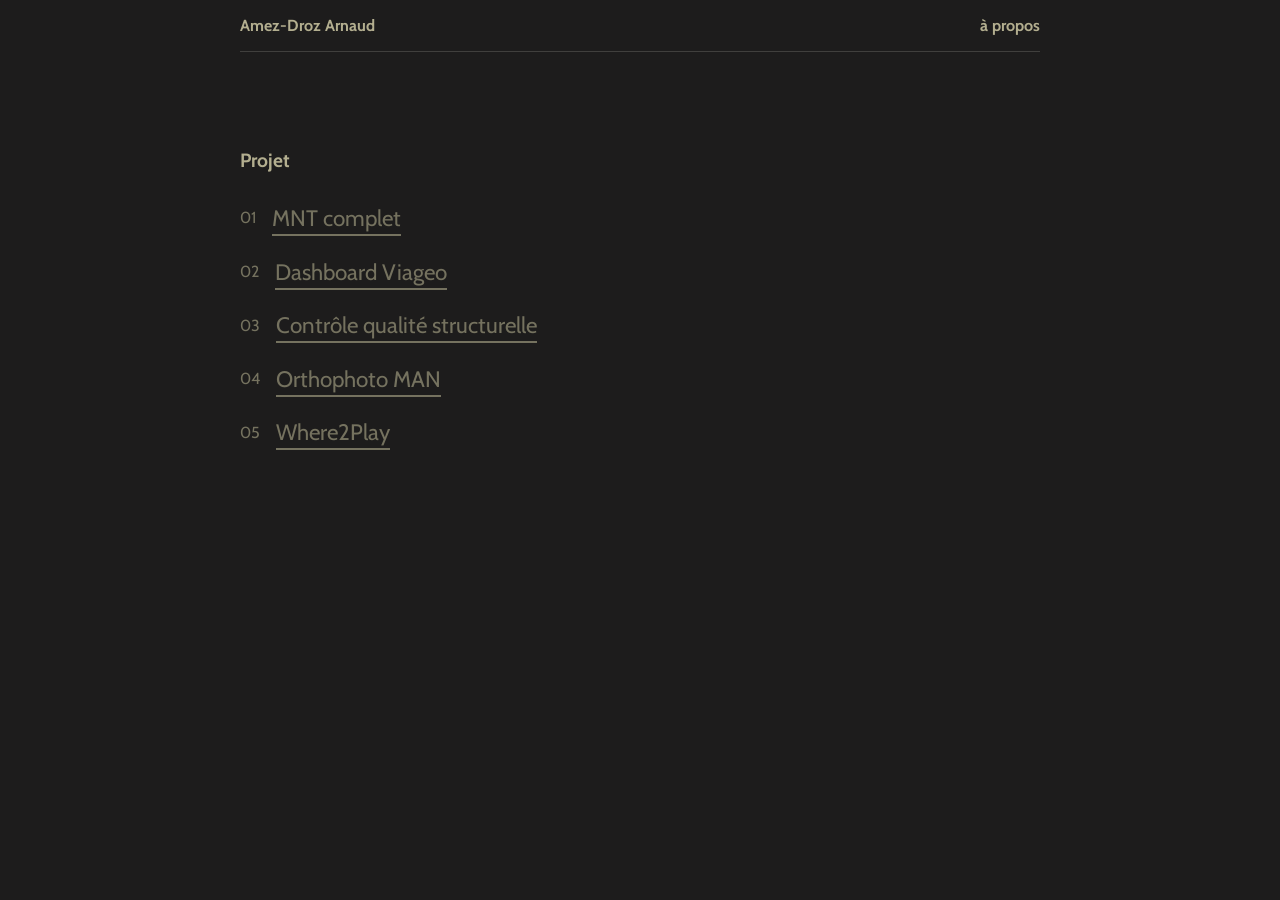
<file: index.html>
<!DOCTYPE html>
<html lang="fr">
    <head>
        <meta charset="UTF-8">
        <meta name="viewport" content="width=device-width, initial-scale=1.0">
        <meta name="description" content="Portfolio d'Arnaud Amez-Droz, géomaticien spécialisé en géoinformatique. Traitement de données spatiales, automatisation et développement web cartographique.">
        <title>Portfolio Géoinformaticien - Arnaud Amez-Droz</title> 
        <meta name="revised" content="10/04/2026"/>
        <link rel="stylesheet" type="text/css" href="./style/home.css" />
        <link rel="preconnect" href="https://fonts.googleapis.com">
        <link rel="preconnect" href="https://fonts.gstatic.com" crossorigin>
        <link href="https://fonts.googleapis.com/css2?family=Cabin:ital,wght@0,400..700;1,400..700&display=swap" rel="stylesheet">
    </head>
    <body>
        <header id="header">
        </header>
        <main>
            <section id="project-section"></section>
        </main>

        <script src="./script/homePage.js" type="module"></script>
    </body>

</html>
</file>
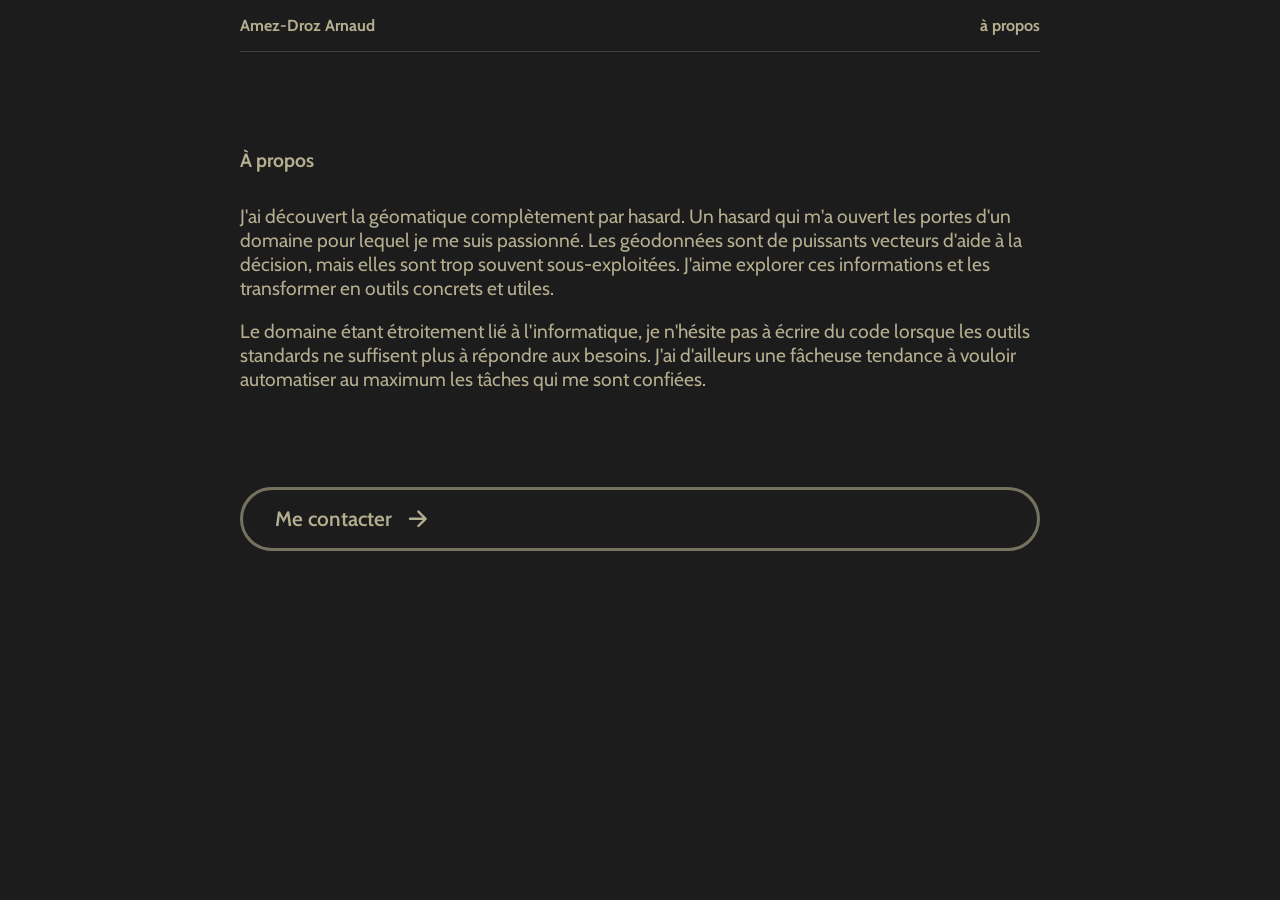
<file: page/about.html>
<!DOCTYPE html>
<html lang="fr">
    <head>
        <meta charset="UTF-8">
        <meta name="robots" content="noindex">
        <meta name="viewport" content="width=device-width, initial-scale=1.0">
        <title>À propos - Amez-Droz Arnaud</title>
        <link rel="stylesheet" type="text/css" href="../style/project.css" />
        <link rel="preconnect" href="https://fonts.googleapis.com">
        <link rel="preconnect" href="https://fonts.gstatic.com" crossorigin>
        <link href="https://fonts.googleapis.com/css2?family=Cabin:ital,wght@0,400..700;1,400..700&display=swap" rel="stylesheet">
    </head>
    <body>
        <header id="header">
        </header>
        <main>
            <section id="about-section">
                
            </section>
            <div id="contact-button-container"></div>
        </main>
        <script src="../script/aboutPage.js" type="module"></script>
    </body>

</html>
</file>
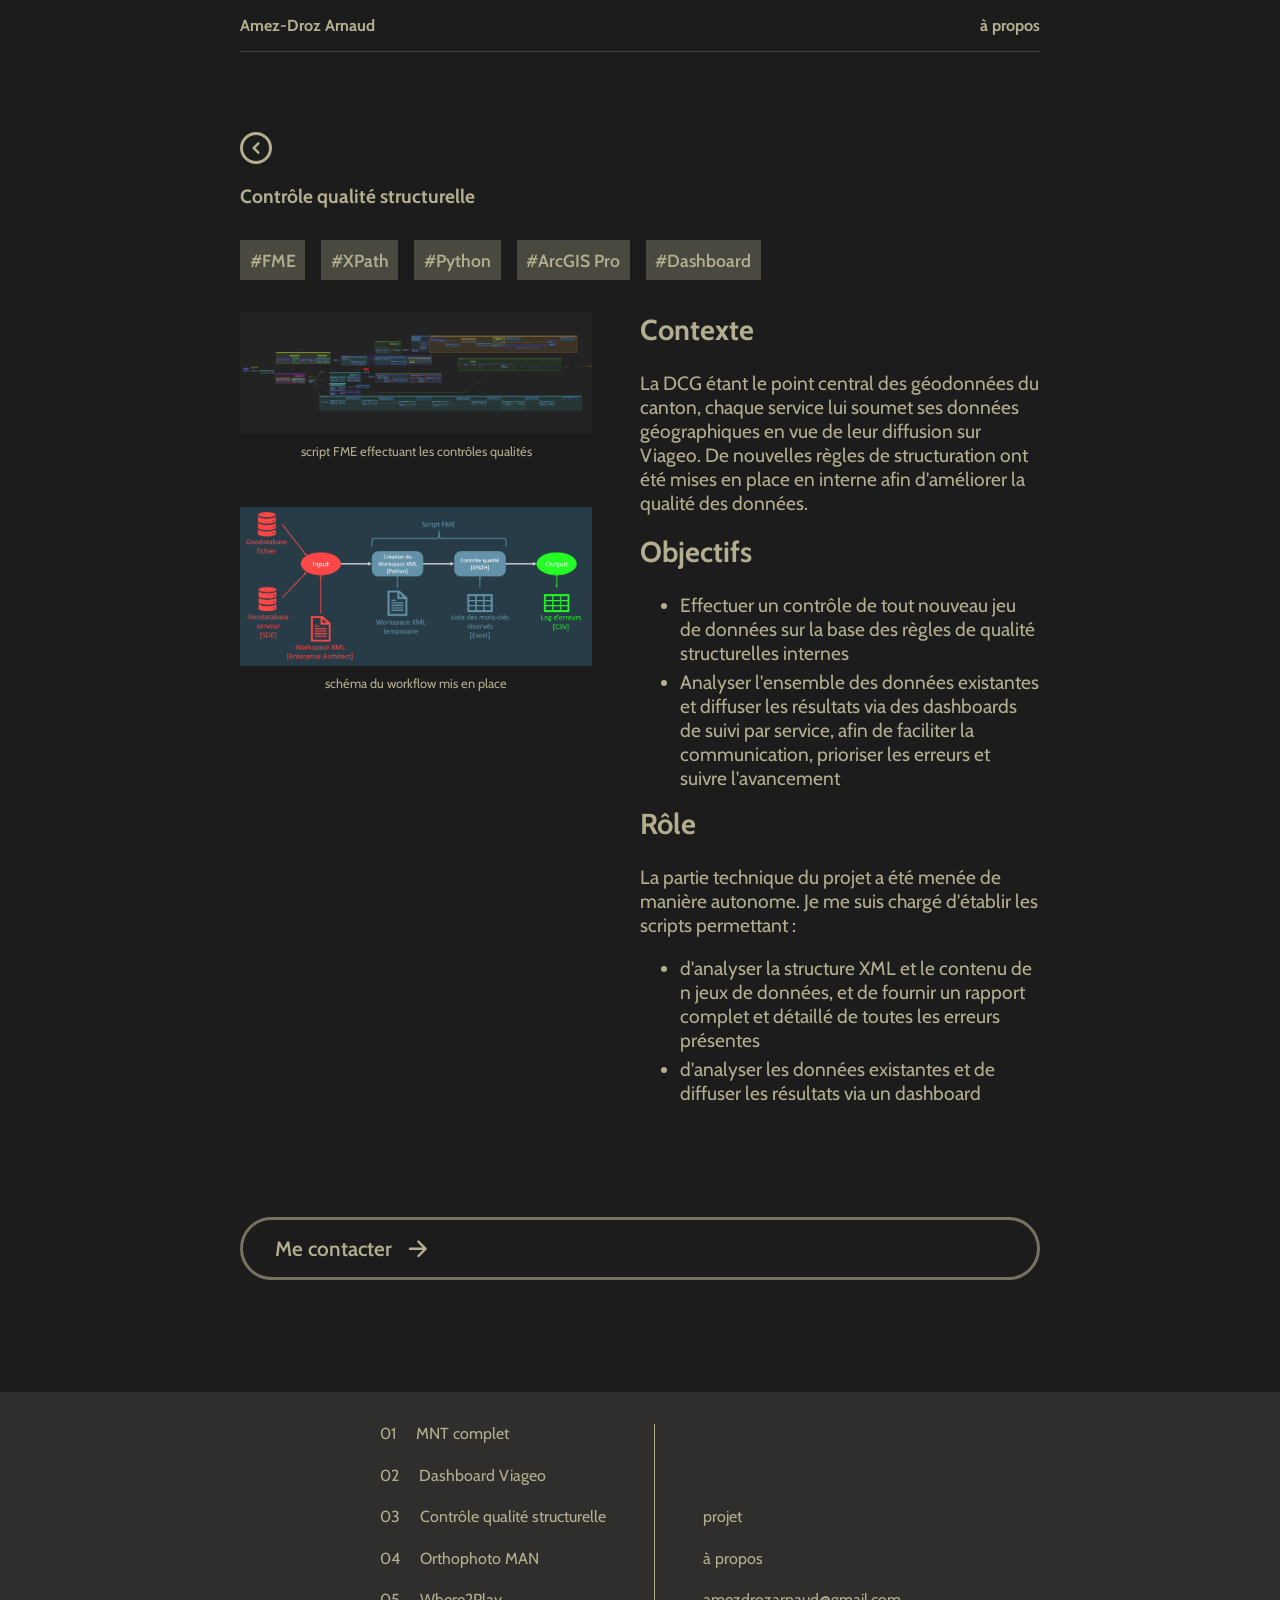
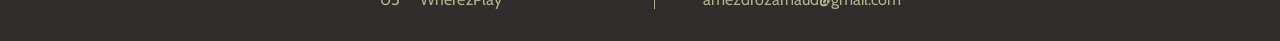
<file: page/controle-qualite.html>
<!DOCTYPE html>
<html lang="fr">
    <head>
        <meta charset="UTF-8">
        <meta name="robots" content="noindex">
        <meta name="viewport" content="width=device-width, initial-scale=1.0">
        <title>Contrôle qualité structurelle - Amez-Droz Arnaud</title>
        <link rel="stylesheet" type="text/css" href="../style/project.css" />
        <link rel="preconnect" href="https://fonts.googleapis.com">
        <link rel="preconnect" href="https://fonts.gstatic.com" crossorigin>
        <link href="https://fonts.googleapis.com/css2?family=Cabin:ital,wght@0,400..700;1,400..700&display=swap" rel="stylesheet">
    </head>
    <body>
        <header id="header">
        </header>
        <main>
            
            <section>
                <div id="lightbox">
                    <img id="lightbox-img">
                </div>
                <a href="/">
                    <svg class="back-icon" viewBox="0 0 512 512"><path fill="none" stroke="currentColor" stroke-linecap="round" stroke-linejoin="round" stroke-width="78" d="M328 112L184 256l144 144"/></svg>
                </a>
                <h1>Contrôle qualité structurelle</h1>
                <div class="tag">
                    <p>#FME</p>
                    <p>#XPath</p>
                    <p>#Python</p>
                    <p>#ArcGIS Pro</p>
                    <p>#Dashboard</p>
                </div>
                <div class="grid">   
                    <div class="media-container">
                        <figure>
                            <img class="project-img" src="../image/script-qualite.png">
                            <figcaption>script FME effectuant les contrôles qualités</figcaption>
                        </figure>
                        <figure>
                            <img class="project-img" src="../image/worflow-qualite.png">
                            <figcaption>schéma du workflow mis en place</figcaption>
                        </figure>
                    </div>  
                    <div class="text-container">

                        <div class="context">
                            <h2>Contexte</h2>
                            <p>La DCG étant le point central des géodonnées du canton, chaque service lui soumet ses données géographiques en vue de leur diffusion sur Viageo. De nouvelles règles de structuration ont été mises en place en interne afin d'améliorer la qualité des données.</p>
                        </div>
                        <div class="goal">
                            <h2>Objectifs</h2>
                            <ul>
                                <li>Effectuer un contrôle de tout nouveau jeu de données sur la base des règles de qualité structurelles internes</li>
                                <li>Analyser l'ensemble des données existantes et diffuser les résultats via des dashboards de suivi par service, afin de faciliter la communication, prioriser les erreurs et suivre l'avancement</li>
                            </ul>
                        <div class="role">
                            <h2>Rôle</h2>
                            <p>La partie technique du projet a été menée de manière autonome. Je me suis chargé d'établir les scripts permettant :</p>
                            <ul>
                                <li>d'analyser la structure XML et le contenu de n jeux de données, et de fournir un rapport complet et détaillé de toutes les erreurs présentes</li>
                                <li>d'analyser les données existantes et de diffuser les résultats via un dashboard</li>
                            </ul>
                        </div>   
                    </div>   
                </div>
            </section>
            <div id="contact-button-container"></div>
        </main>
        
        <footer id="footer">

        </footer>

        <script src="../script/projectPage.js" type="module"></script>
    </body>

</html>
</file>
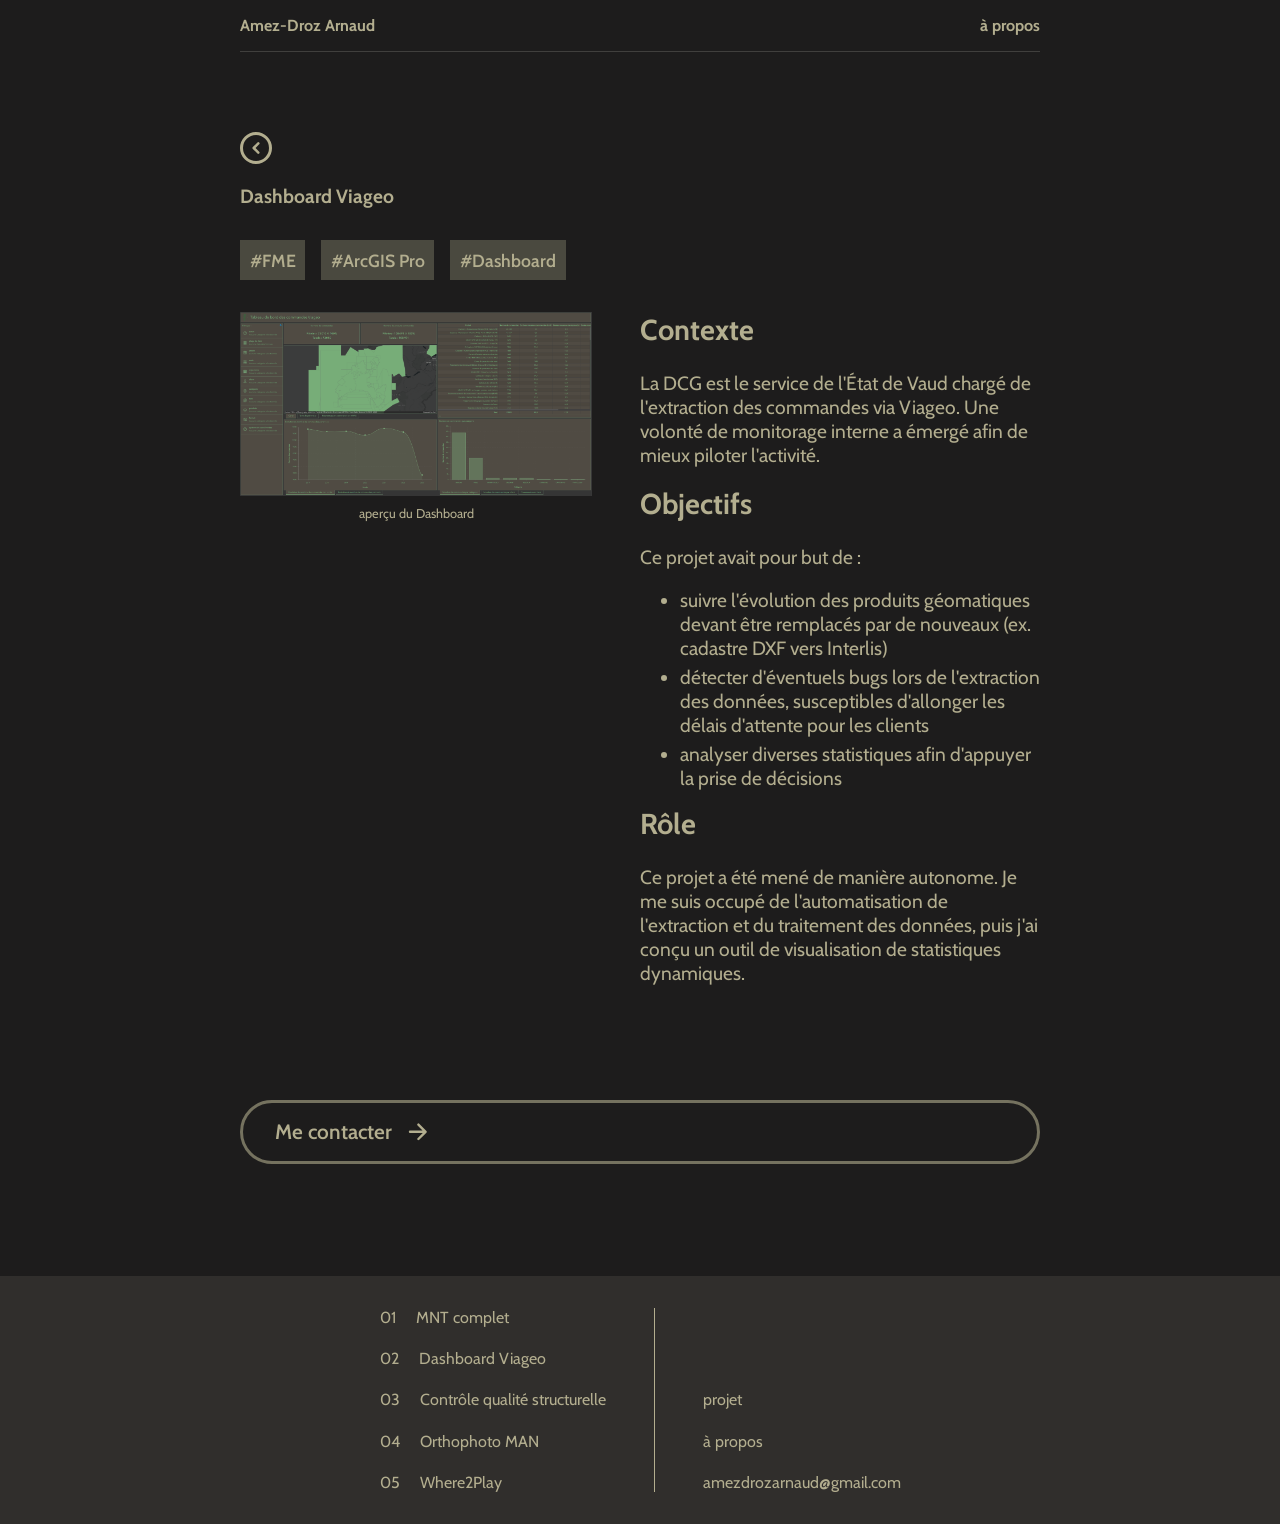
<file: page/dashboard-viageo.html>
<!DOCTYPE html>
<html lang="fr">
    <head>
        <meta charset="UTF-8">
        <meta name="robots" content="noindex">
        <meta name="viewport" content="width=device-width, initial-scale=1.0">
        <title>Dashboard Viageo - Amez-Droz Arnaud</title>
        <link rel="stylesheet" type="text/css" href="../style/project.css" />
        <link rel="preconnect" href="https://fonts.googleapis.com">
        <link rel="preconnect" href="https://fonts.gstatic.com" crossorigin>
        <link href="https://fonts.googleapis.com/css2?family=Cabin:ital,wght@0,400..700;1,400..700&display=swap" rel="stylesheet">
    </head>
    <body>
        <header id="header">
        </header>
        <main>
            
            <section>
                <div id="lightbox">
                    <img id="lightbox-img">
                </div>
                <a href="/">
                    <svg class="back-icon" viewBox="0 0 512 512"><path fill="none" stroke="currentColor" stroke-linecap="round" stroke-linejoin="round" stroke-width="78" d="M328 112L184 256l144 144"/></svg>
                </a>
                <h1>Dashboard Viageo</h1>
                <div class="tag">
                    <p>#FME</p>
                    <p>#ArcGIS Pro</p>
                    <p>#Dashboard</p>
                </div>
                <div class="grid">   
                    <div class="media-container">
                        <figure>
                            <img class="project-img" src="../image/dashboard.png">
                            <figcaption>aperçu du Dashboard</figcaption>
                        </figure>
                    </div>  
                    <div class="text-container">

                        <div class="context">
                            <h2>Contexte</h2>
                            <p>La DCG est le service de l'État de Vaud chargé de l'extraction des commandes via Viageo. Une volonté de monitorage interne a émergé afin de mieux piloter l'activité.</p>
                        </div>
                        <div class="goal">
                            <h2>Objectifs</h2>
                            <p>Ce projet avait pour but de :</p>
                            <ul>
                                <li>suivre l'évolution des produits géomatiques devant être remplacés par de nouveaux (ex. cadastre DXF vers Interlis)</li>
                                <li>détecter d'éventuels bugs lors de l'extraction des données, susceptibles d'allonger les délais d'attente pour les clients</li>
                                <li>analyser diverses statistiques afin d'appuyer la prise de décisions</li>
                            </ul>
                        </div>
                        <div class="role">
                            <h2>Rôle</h2>
                            <p>Ce projet a été mené de manière autonome. Je me suis occupé de l'automatisation de l'extraction et du traitement des données, puis j'ai conçu un outil de visualisation de statistiques dynamiques.</p>
                        </div>   
                    </div>   
                </div>
            </section>
            <div id="contact-button-container"></div>
        </main>
        
        <footer id="footer">

        </footer>

        <script src="../script/projectPage.js" type="module"></script>
    </body>

</html>
</file>
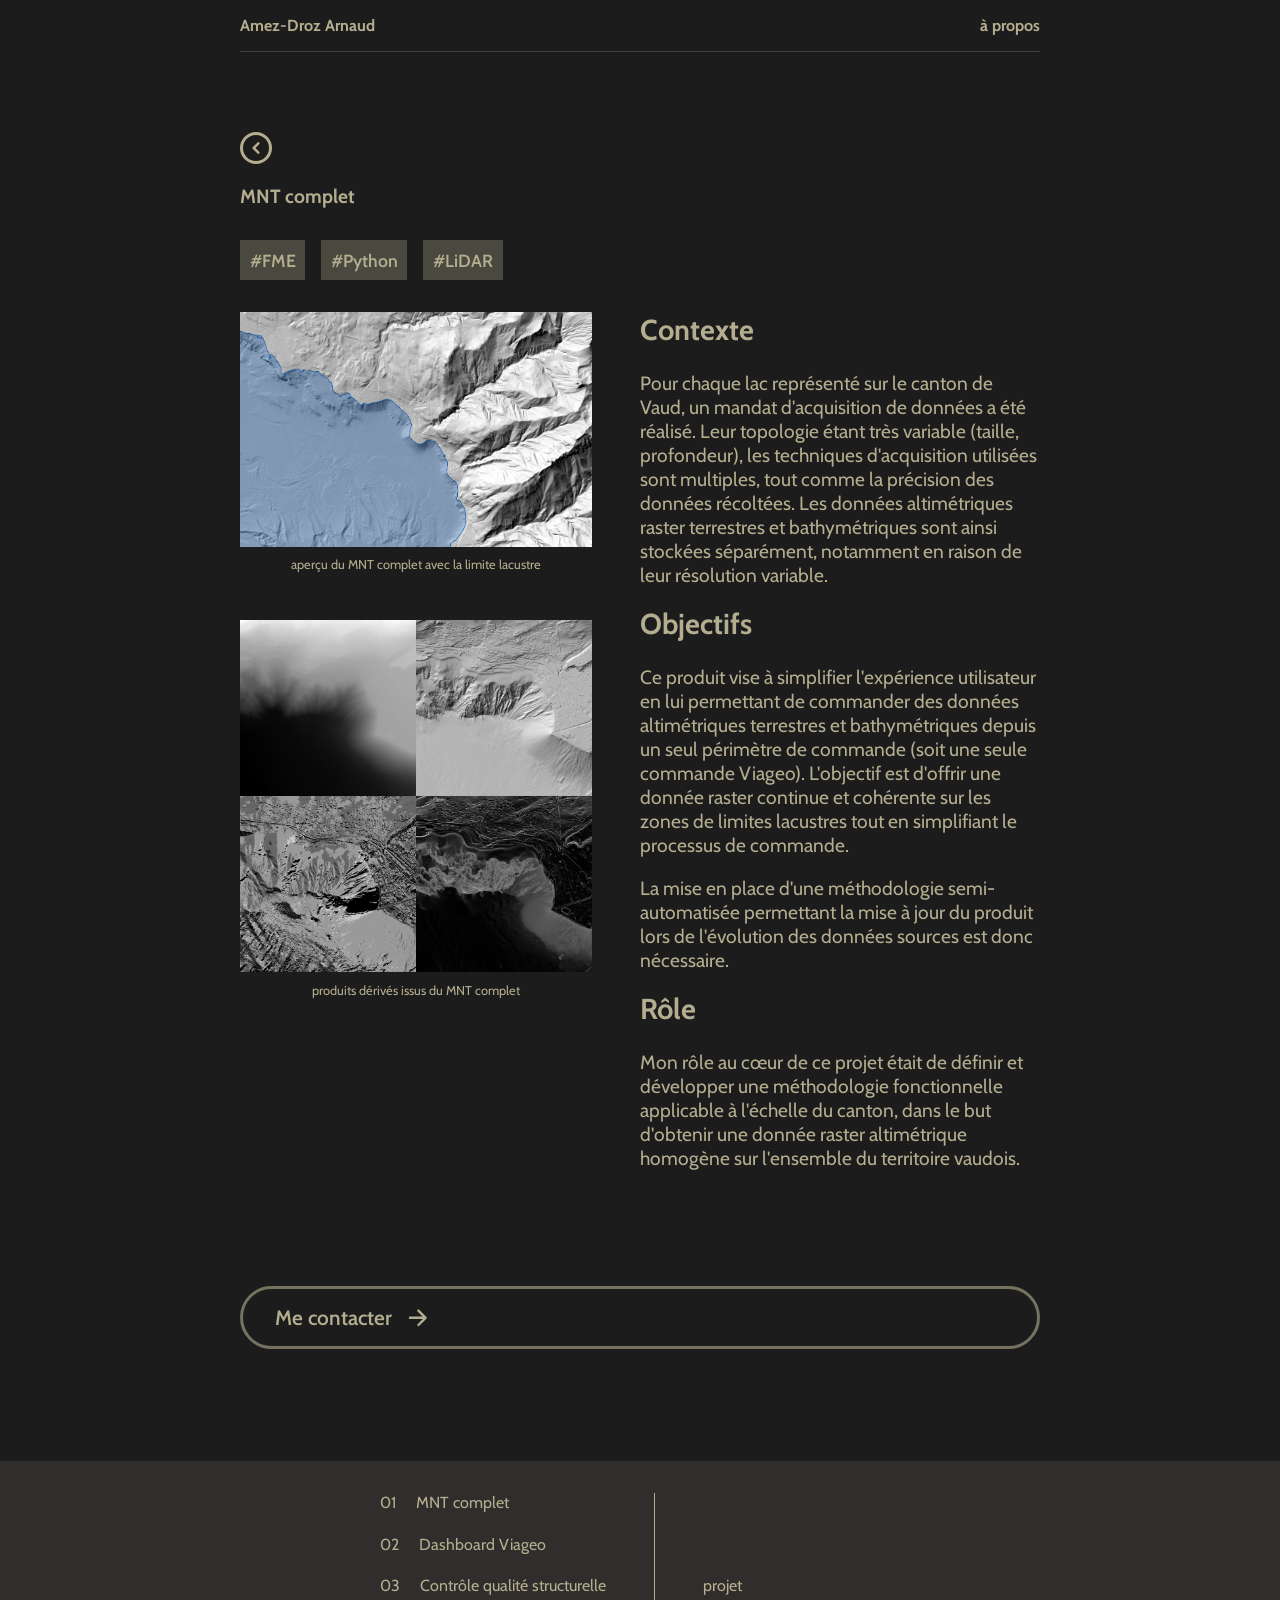
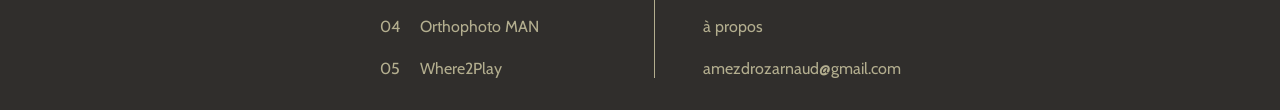
<file: page/mnt-complet.html>
<!DOCTYPE html>
<html lang="fr">
    <head>
        <meta charset="UTF-8">
        <meta name="robots" content="noindex">
        <meta name="viewport" content="width=device-width, initial-scale=1.0">
        <title>MNT complet - Amez-Droz Arnaud</title> 
        <link rel="stylesheet" type="text/css" href="../style/project.css" />
        <link rel="preconnect" href="https://fonts.googleapis.com">
        <link rel="preconnect" href="https://fonts.gstatic.com" crossorigin>
        <link href="https://fonts.googleapis.com/css2?family=Cabin:ital,wght@0,400..700;1,400..700&display=swap" rel="stylesheet">
    </head>
    <body>
        <header id="header">
        </header>
        <main>
            
            <section>
                <div id="lightbox">
                    <img id="lightbox-img">
                </div>
                <a href="/">
                    <svg class="back-icon" viewBox="0 0 512 512"><path fill="none" stroke="currentColor" stroke-linecap="round" stroke-linejoin="round" stroke-width="78" d="M328 112L184 256l144 144"/></svg>
                </a>
                <h1>MNT complet</h1>
                <div class="tag">
                    <p>#FME</p>
                    <p>#Python</p>
                    <p>#LiDAR</p>
                </div>
                <div class="grid">   
                    <div class="media-container">
                        <figure>
                            <img class="project-img" src="../image/mnt_complet.png">
                            <figcaption>aperçu du MNT complet avec la limite lacustre</figcaption>
                        </figure>
                        <figure>
                            <img class="project-img" src="../image/mnt_ombrage_pente_orientation.png">
                            <figcaption>produits dérivés issus du MNT complet</figcaption>
                        </figure>
                    </div>  
                    <div class="text-container">

                        <div class="context">
                            <h2>Contexte</h2>
                            <p>Pour chaque lac représenté sur le canton de Vaud, un mandat d'acquisition de données a été réalisé. Leur topologie étant très variable (taille, profondeur), les techniques d'acquisition utilisées sont multiples, tout comme la précision des données récoltées. Les données altimétriques raster terrestres et bathymétriques sont ainsi stockées séparément, notamment en raison de leur résolution variable.</p>
                        </div>
                        <div class="goal">
                            <h2>Objectifs</h2>
                            <p>Ce produit vise à simplifier l'expérience utilisateur en lui permettant de commander des données altimétriques terrestres et bathymétriques depuis un seul périmètre de commande (soit une seule commande Viageo). L'objectif est d'offrir une donnée raster continue et cohérente sur les zones de limites lacustres tout en simplifiant le processus de commande.</p>
                            <p>La mise en place d'une méthodologie semi-automatisée permettant la mise à jour du produit lors de l'évolution des données sources est donc nécessaire.</p>
                        </div>
                        <div class="role">
                            <h2>Rôle</h2>
                            <p>Mon rôle au cœur de ce projet était de définir et développer une méthodologie fonctionnelle applicable à l'échelle du canton, dans le but d'obtenir une donnée raster altimétrique homogène sur l'ensemble du territoire vaudois.</p>
                        </div>   
                    </div>   
                </div>
            </section>
            <div id="contact-button-container"></div>
        </main>
        
        <footer id="footer">

        </footer>

        <script src="../script/projectPage.js" type="module"></script>
    </body>

</html>
</file>
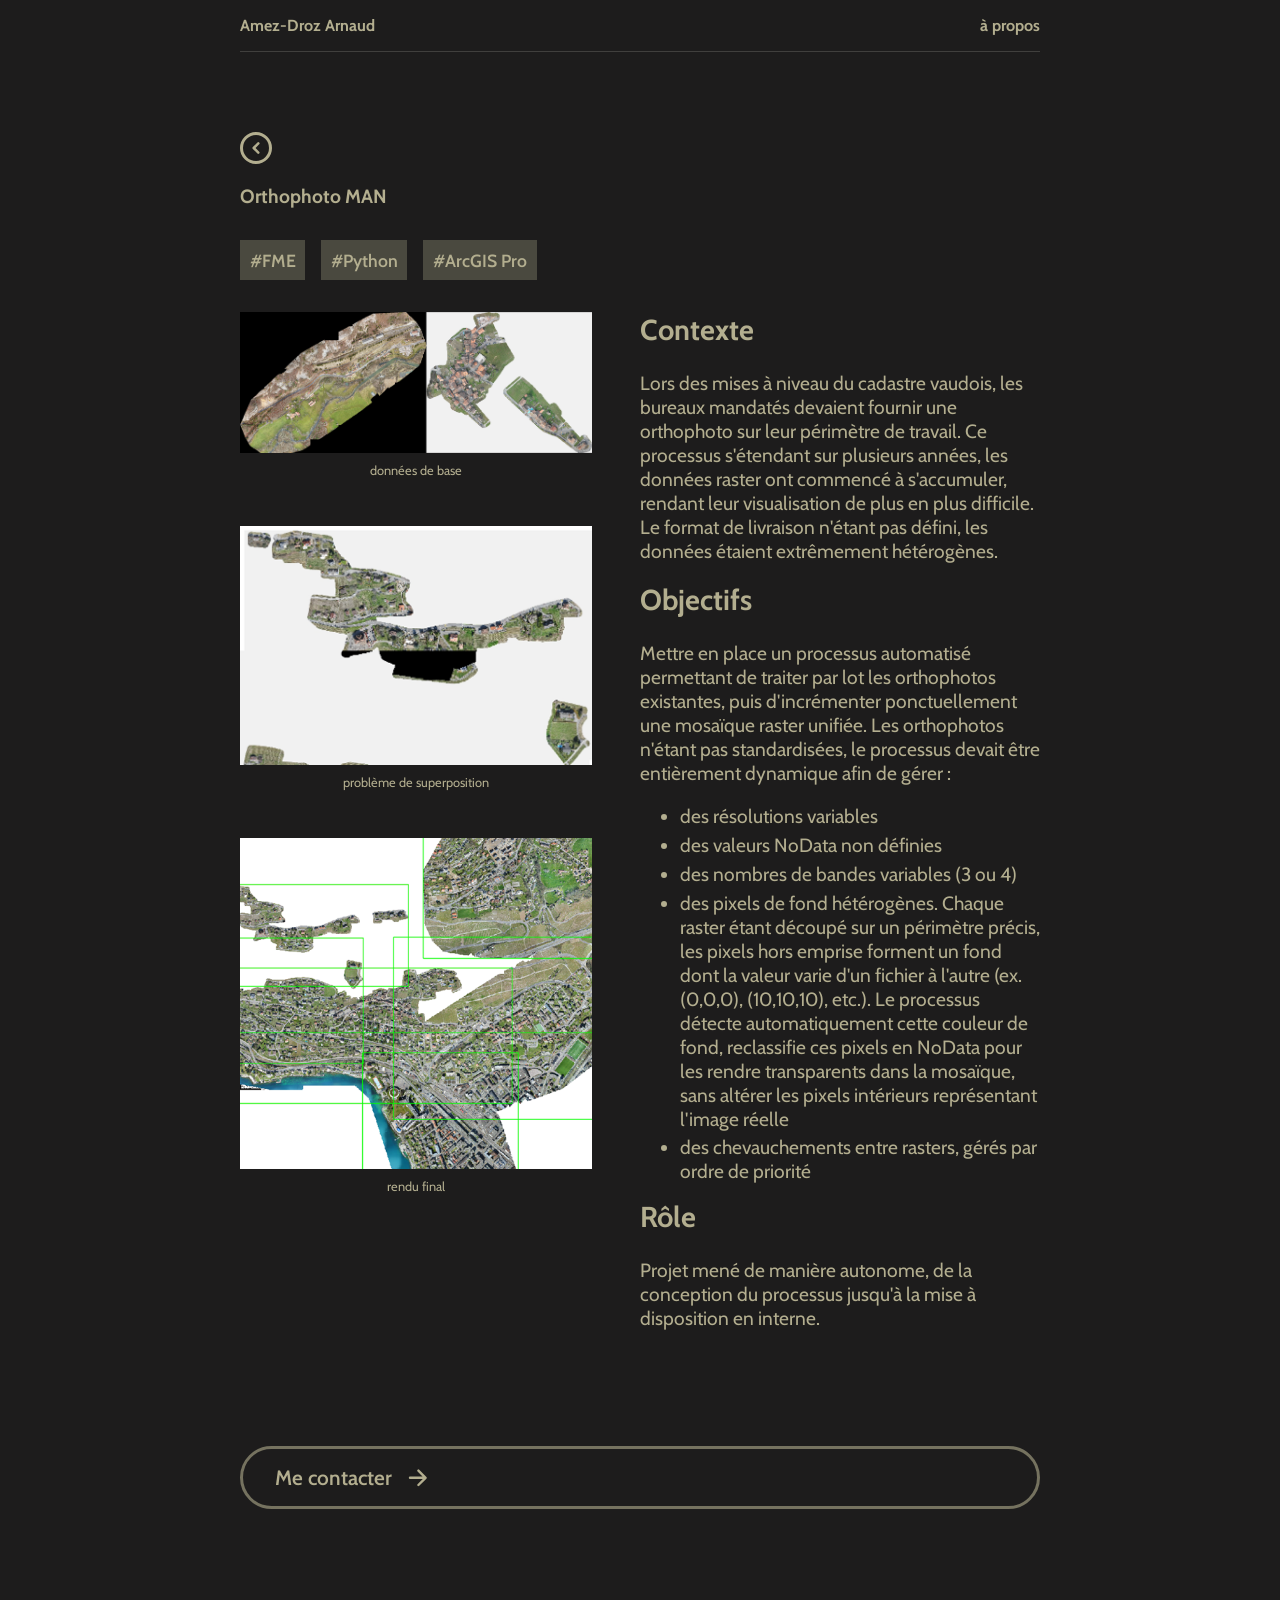
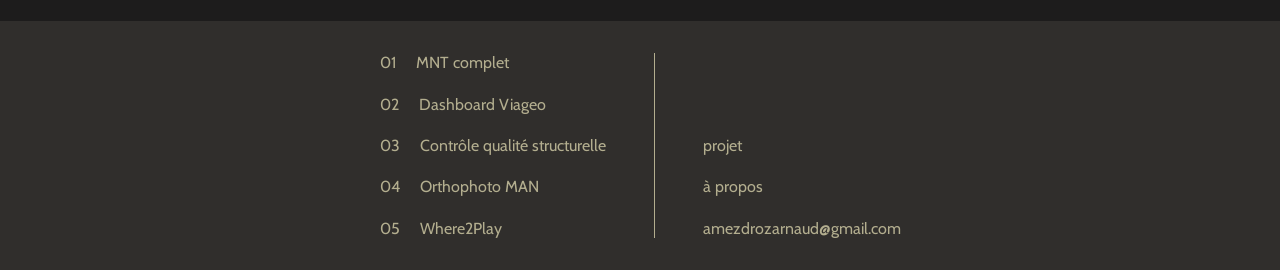
<file: page/orthophoto-man.html>
<!DOCTYPE html>
<html lang="fr">
    <head>
        <meta charset="UTF-8">
        <meta name="robots" content="noindex">
        <meta name="viewport" content="width=device-width, initial-scale=1.0">
        <title>Orthophoto MAN - Amez-Droz Arnaud</title>
        <link rel="stylesheet" type="text/css" href="../style/project.css" />
        <link rel="preconnect" href="https://fonts.googleapis.com">
        <link rel="preconnect" href="https://fonts.gstatic.com" crossorigin>
        <link href="https://fonts.googleapis.com/css2?family=Cabin:ital,wght@0,400..700;1,400..700&display=swap" rel="stylesheet">
    </head>
    <body>
        <header id="header">
        </header>
        <main>
            
            <section>
                <div id="lightbox">
                    <img id="lightbox-img">
                </div>
                <a href="/">
                    <svg class="back-icon" viewBox="0 0 512 512"><path fill="none" stroke="currentColor" stroke-linecap="round" stroke-linejoin="round" stroke-width="78" d="M328 112L184 256l144 144"/></svg>
                </a>
                <h1>Orthophoto MAN</h1>
                <div class="tag">
                    <p>#FME</p>
                    <p>#Python</p>
                    <p>#ArcGIS Pro</p>
                </div>
                <div class="grid">   
                    <div class="media-container">
                        <figure>
                            <img class="project-img" src="../image/ortho-man-sample.png">
                            <figcaption>données de base</figcaption>
                        </figure>
                        <figure>
                            <img class="project-img" src="../image/ortho-man-issue.png" >
                            <figcaption>problème de superposition</figcaption>
                        </figure>
                        <figure>
                            <img class="project-img" src="../image/ortho-man.png">
                            <figcaption>rendu final</figcaption>
                        </figure>
                    </div>  
                    <div class="text-container">

                        <div class="context">
                            <h2>Contexte</h2>
                            <p>Lors des mises à niveau du cadastre vaudois, les bureaux mandatés devaient fournir une orthophoto sur leur périmètre de travail. Ce processus s'étendant sur plusieurs années, les données raster ont commencé à s'accumuler, rendant leur visualisation de plus en plus difficile. Le format de livraison n'étant pas défini, les données étaient extrêmement hétérogènes.</p>
                        </div>
                        <div class="goal">
                            <h2>Objectifs</h2>
                            <p>Mettre en place un processus automatisé permettant de traiter par lot les orthophotos existantes, puis d'incrémenter ponctuellement une mosaïque raster unifiée. Les orthophotos n'étant pas standardisées, le processus devait être entièrement dynamique afin de gérer :</p>
                            <ul>
                                <li>des résolutions variables</li>
                                <li>des valeurs NoData non définies</li>
                                <li>des nombres de bandes variables (3 ou 4)</li>
                                <li>des pixels de fond hétérogènes. Chaque raster étant découpé sur un périmètre précis, les pixels hors emprise forment un fond dont la valeur varie d'un fichier à l'autre (ex. (0,0,0), (10,10,10), etc.). Le processus détecte automatiquement cette couleur de fond, reclassifie ces pixels en NoData pour les rendre transparents dans la mosaïque, sans altérer les pixels intérieurs représentant l'image réelle</li>
                                <li>des chevauchements entre rasters, gérés par ordre de priorité</li>
                            </ul>
                        </div>
                        <div class="role">
                            <h2>Rôle</h2>
                            <p>Projet mené de manière autonome, de la conception du processus jusqu'à la mise à disposition en interne.</p>
                        </div>   
                    </div>   
                </div>
            </section>
            <div id="contact-button-container"></div>
        </main>
        
        <footer id="footer">

        </footer>

        <script src="../script/projectPage.js" type="module"></script>
    </body>

</html>
</file>
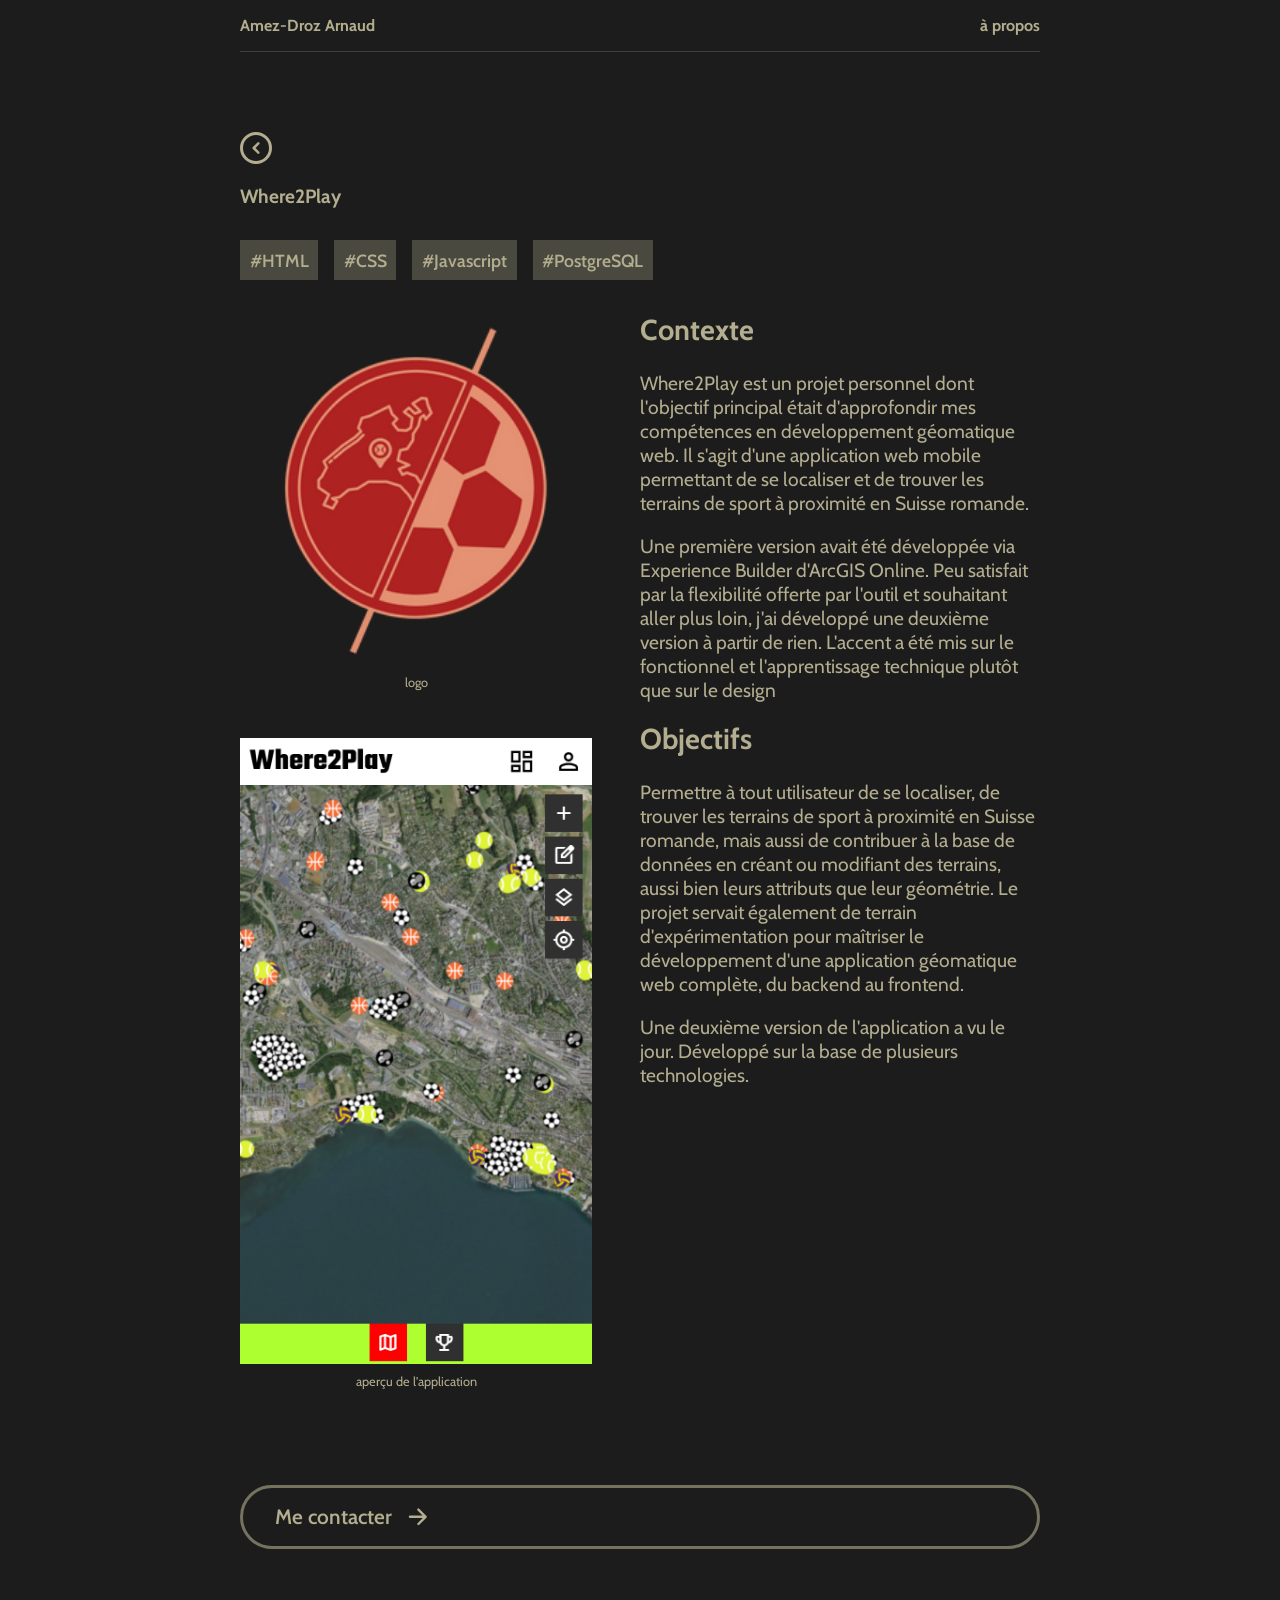
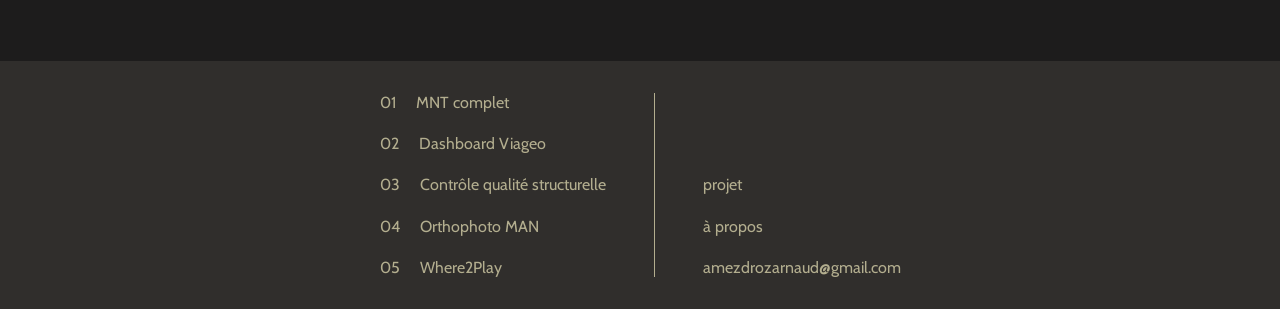
<file: page/where2play.html>
<!DOCTYPE html>
<html lang="fr">
    <head>
        <meta charset="UTF-8">
        <meta name="viewport" content="width=device-width, initial-scale=1.0">
        <meta name="robots" content="noindex">
        <title>Where2Play - Amez-Droz Arnaud</title>
        <link rel="stylesheet" type="text/css" href="../style/project.css" />
        <link rel="preconnect" href="https://fonts.googleapis.com">
        <link rel="preconnect" href="https://fonts.gstatic.com" crossorigin>
        <link href="https://fonts.googleapis.com/css2?family=Cabin:ital,wght@0,400..700;1,400..700&display=swap" rel="stylesheet">
    </head>
    <body>
        <header id="header">
        </header>
        <main>
            
            <section>
                <div id="lightbox">
                    <img id="lightbox-img">
                </div>
                <a href="/">
                    <svg class="back-icon" viewBox="0 0 512 512"><path fill="none" stroke="currentColor" stroke-linecap="round" stroke-linejoin="round" stroke-width="78" d="M328 112L184 256l144 144"/></svg>
                </a>
                <h1>Where2Play</h1>
                <div class="tag">
                    <p>#HTML</p>
                    <p>#CSS</p>
                    <p>#Javascript</p>
                    <p>#PostgreSQL</p>
                </div>
                <div class="grid">   
                    <div class="media-container">
                        <figure>
                            <img src="../image/w2p.png">
                            <figcaption>logo</figcaption>
                        </figure>
                        <figure>
                            <img src="../image/w2p-app.png">
                            <figcaption>aperçu de l'application</figcaption>
                        </figure>
                    </div>  
                    <div class="text-container">

                        <div class="context">
                            <h2>Contexte</h2>
                            <p>Where2Play est un projet personnel dont l'objectif principal était d'approfondir mes compétences en développement géomatique web. Il s'agit d'une application web mobile permettant de se localiser et de trouver les terrains de sport à proximité en Suisse romande.</p>
                            <p>Une première version avait été développée via Experience Builder d'ArcGIS Online. Peu satisfait par la flexibilité offerte par l'outil et souhaitant aller plus loin, j'ai développé une deuxième version à partir de rien. L'accent a été mis sur le fonctionnel et l'apprentissage technique plutôt que sur le design</p>
                        </div>
                        <div class="goal">
                            <h2>Objectifs</h2>
                            <p>Permettre à tout utilisateur de se localiser, de trouver les terrains de sport à proximité en Suisse romande, mais aussi de contribuer à la base de données en créant ou modifiant des terrains, aussi bien leurs attributs que leur géométrie. Le projet servait également de terrain d'expérimentation pour maîtriser le développement d'une application géomatique web complète, du backend au frontend.</p>
                            <p>Une deuxième version de l'application a vu le jour. Développé sur la base de plusieurs technologies.</p>
                        </div>  
                    </div>   
                </div>
            </section>
            <div id="contact-button-container"></div>
        </main>
        
        <footer id="footer">

        </footer>

        <script src="../script/projectPage.js" type="module"></script>
    </body>

</html>
</file>
<file: style/home.css>
@import url("./base.css");

/* PROJECT */

main .project-info {
    display: flex;
    flex-direction: column;
    gap: 1.6rem;
    color: var(--color);
}

main .project {
    display: flex;
    gap: 1rem;
    align-items: center;
}

main .project span.index {
    font-size: 1rem;
}

main .project a.name {
    font-size: 1.4rem;
    text-decoration: underline;
    text-underline-offset: 0.5rem;
}

main .project a.name:hover {
    color: var(--color-2);
    cursor: pointer;
}
</file>
<file: style/project.css>
@import url("./base.css");


/* PROJECT PAGE */

.back-icon {
    height: 2rem;
    border: 3px solid var(--color-2);
    padding: .3rem;
    border-radius: 50%;
}

div.grid {
    display: flex;
    flex-direction: column-reverse;
    gap: 3rem;
}

div.grid li {
    margin-bottom: 0.3rem;
}

.media-container {
    display: flex;
    flex-direction: column;
    gap: 3rem;
}

.media-container img {
    width: 100%;
}

figure {
    margin: 0;
}

figcaption {
  font-size: 0.8rem;
  color: var(--color-2);
  margin-top: 0.4rem;
  text-align: center;
}

div.tag {
    display: flex;
    flex-wrap: wrap;
    gap: 0.4rem;
}

div.tag p {
    margin: 0;
    width: fit-content;
    font-weight: 600;
    padding: 0.4rem;
    background-color: var(--color-2-transparent);
}

/* FOOTER */ 

footer {
    padding: 2rem;
    background-color: var(--black-2);
}


footer .footer-container {
    max-width: 50rem;
}

footer .project-container {
    display: flex;
    flex-direction: column;
    gap: 1.4rem;
    padding-bottom: 2rem;
}

footer .project span.index {
    font-size: 1rem;
    color: var(--color-2);
    margin-right: 1rem;
}


footer .project a {
    font-size: 1rem;
    color: var(--color-2);
    text-decoration: unset;
    text-underline-offset: unset;
}

footer .project a.name:hover {
    color: var(--color-2);
    cursor: pointer;
}

footer .footer-info {
    display: flex;
    flex-direction: column;
    gap: 1.4rem;
    padding: 2rem 0;
    border-top: 1px solid var(--color-2);
}

/* ZOOM */

img.project-img:hover {
    cursor: pointer;
}

#lightbox {
  display: none;
  position: fixed;
  inset: 0;
  background: rgba(0,0,0,0.85);
  justify-content: center;
  align-items: center;
  cursor: pointer;
  z-index: 1000;
}

#lightbox.active {
  display: flex;
}

#lightbox-img {
  max-width: 90vw;
  max-height: 90vh;
  object-fit: contain;
}

#lightbox-caption {
  color: rgba(255,255,255,0.7);
  font-size: 0.85rem;
  margin-top: 0.75rem;
  text-align: center;
}



@media (min-width: 50rem) {

    div.grid {
        display: grid;
        gap: 0;
        grid-template-columns: 1fr 1fr;
    }

    .media-container {
        padding-right: 3rem;
    }

    footer .footer-container {
        display: flex;
        align-items: end;
        width: fit-content;
        margin-left: auto;
        margin-right: auto;
    }

    footer .project-container {
        padding-bottom: 0;
        padding-right: 3rem;
        border-right: 1px solid var(--color-2);

    }

    footer .footer-info {
        padding-top: 0;
        padding-bottom: 0;
        padding-left: 3rem;
        border: none;

    }

    h2 {
        margin-top: 0;
        font-size: 1.8rem;
    }

    p, li {
        font-size: 1.2rem;
    }

    div.tag {
        gap: 1rem;
        margin: 2rem 0;
    }


    div.tag p {
        font-size: 1.1rem;
        padding: 0.6rem;
    }
}
</file>
